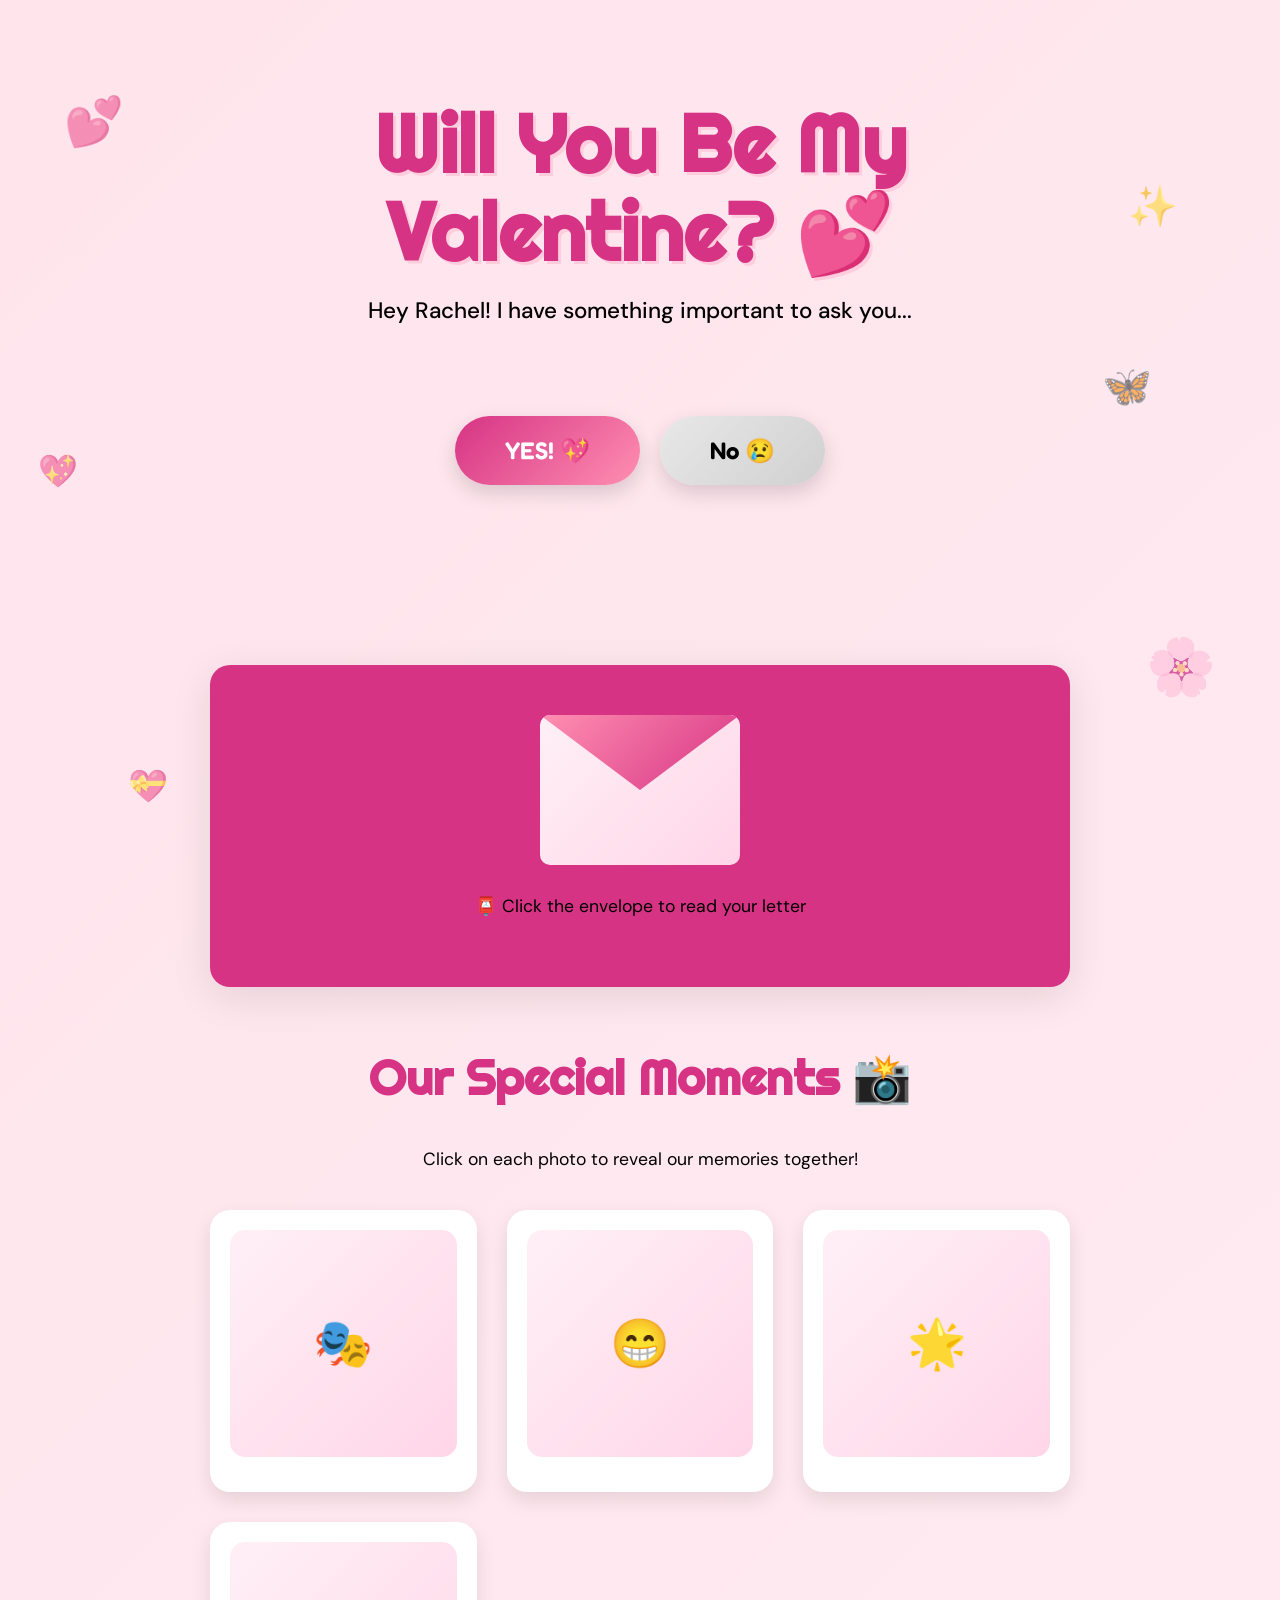
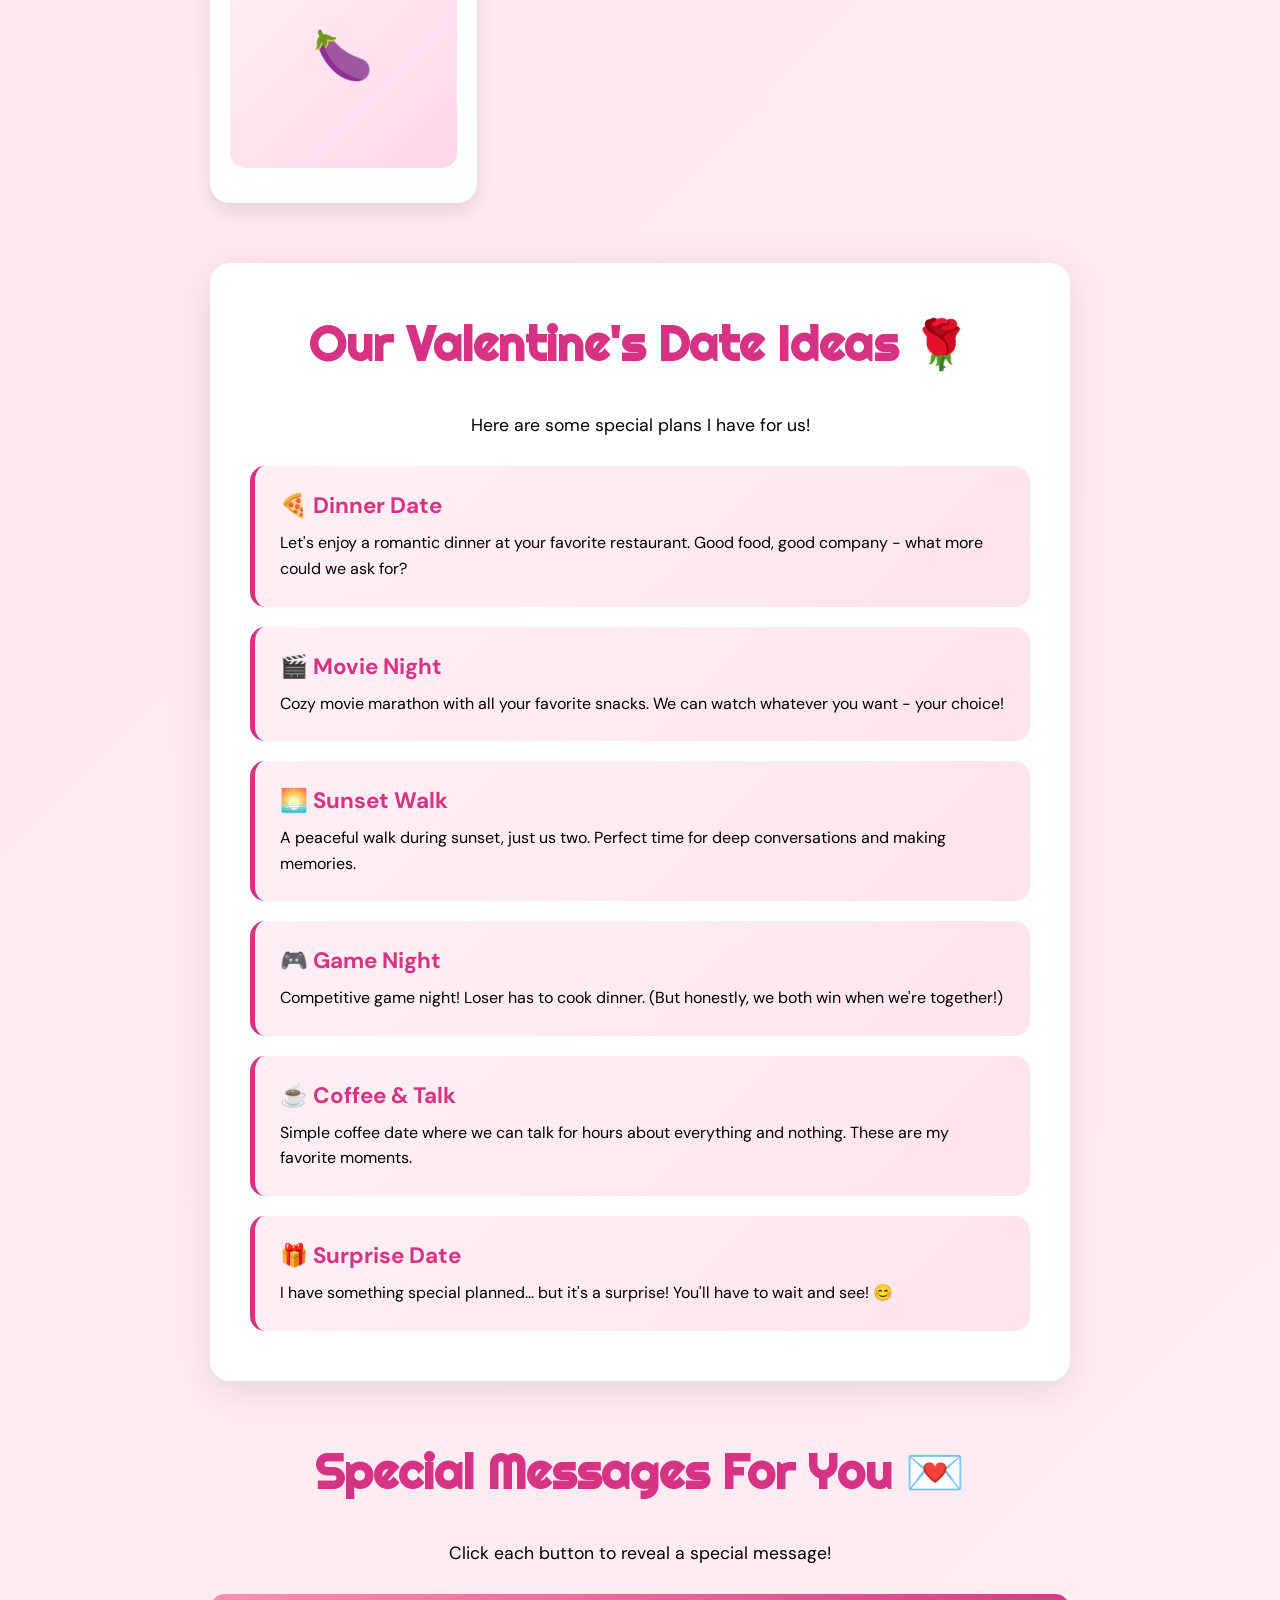
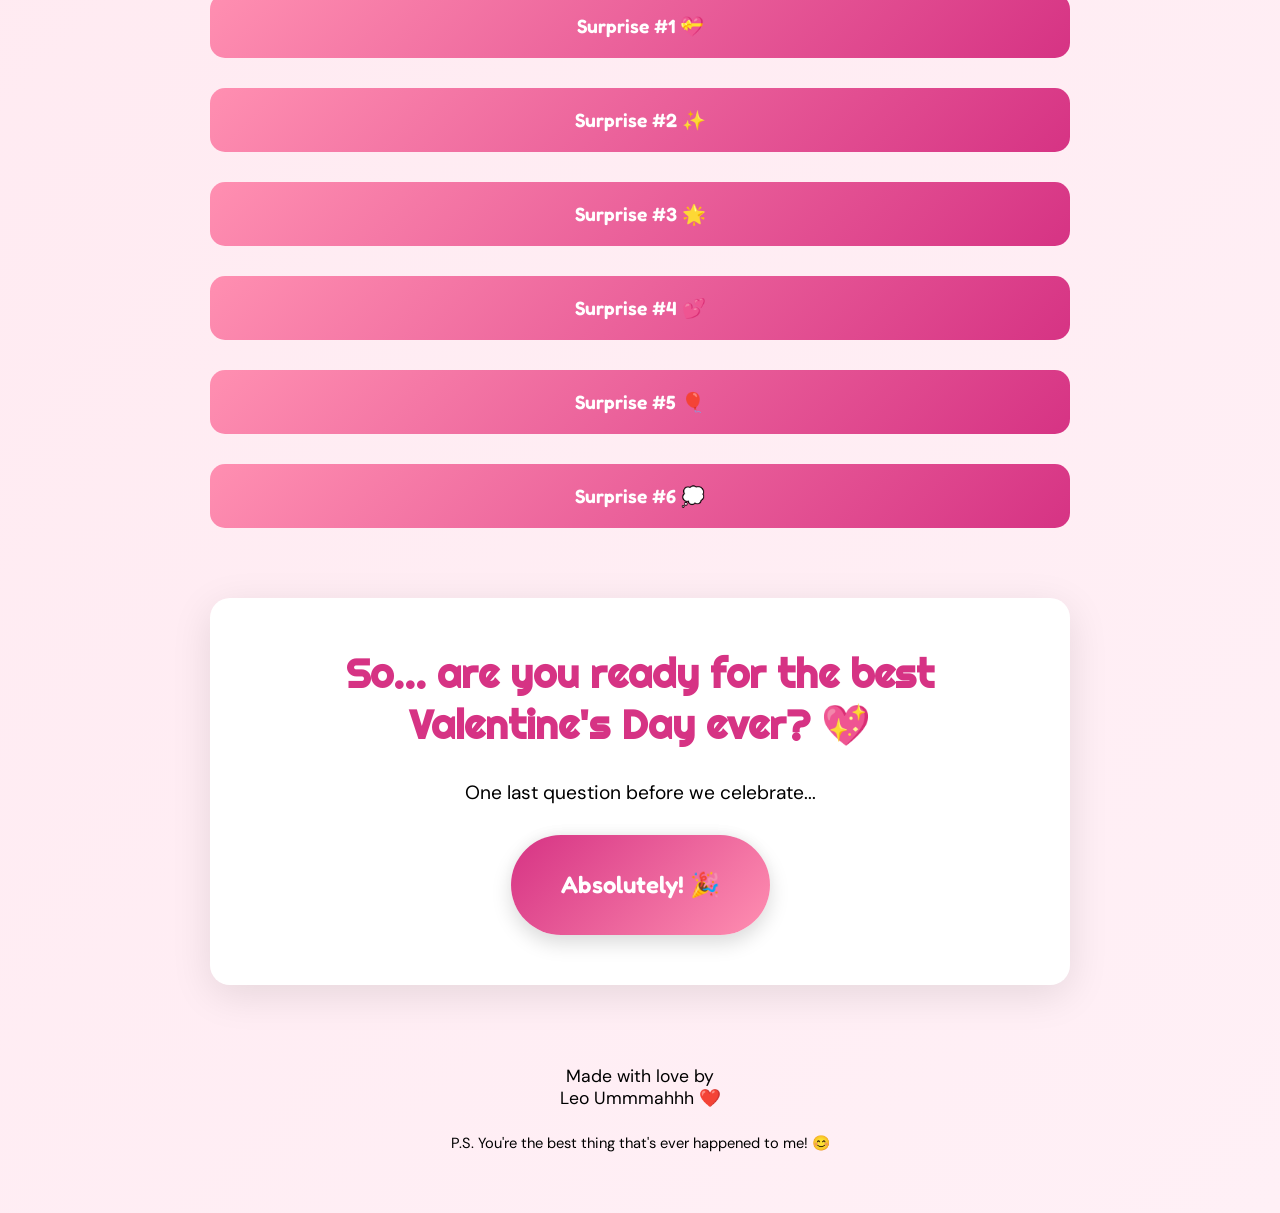
<file: index.html>
<!DOCTYPE html>
<html lang="en">
<head>
    <meta charset="UTF-8">
    <meta name="viewport" content="width=device-width, initial-scale=1.0">
    <title>Be My Valentine? 💕</title>
    <link href="https://fonts.googleapis.com/css2?family=Righteous&family=DM+Sans:wght@400;500;700&family=Fredoka:wght@400;600&display=swap" rel="stylesheet">
    <link rel="stylesheet" href="style.css">
</head>
<body>
    <!-- Floating hearts background -->
    <div class="bg-hearts" id="bgHearts"></div>

    <!-- Cute doodles -->
    <div class="doodle doodle-1">💕</div>
    <div class="doodle doodle-2">✨</div>
    <div class="doodle doodle-3">💖</div>
    <div class="doodle doodle-4">🌸</div>
    <div class="doodle doodle-5">💝</div>
    <div class="doodle doodle-6">🦋</div>

    <div class="container">
        <!-- Hero Section -->
        <section class="hero">
            <h1>Will You Be My Valentine? 💕</h1>
            <p>Hey Rachel! I have something important to ask you...</p>

            <!-- Button Container -->
            <div class="button-container" id="buttonContainer">
                <button class="btn btn-yes" id="yesBtn">YES! 💖</button>
                <button class="btn btn-no" id="noBtn">No 😢</button>
            </div>
        </section>

        <!-- Success Section (Hidden initially) -->
        <section class="success-section" id="successSection">
            <h2>🎉 Yaaay! You said YES! 🎉</h2>
            <p>I'm so happy right now! 😊 You've made my day absolutely perfect!</p>
            <p>Now let me share all the special things I have planned for us... 💕</p>
        </section>

        <!-- Love Letter Section -->
        <section class="love-letter">
            <div class="envelope" id="envelope">
                <div class="envelope-body">
                    <div class="envelope-flap"></div>
                </div>
            </div>
            <p style="text-align: center; color: var(--text); font-size: 1.1rem; margin-bottom: 20px;">
                📮 Click the envelope to read your letter
            </p>
            <div class="letter-content">
                <div class="letter-text">
                    Dear Rachel,
                    <br><br>
                    From the moment I met you, my life became more colorful. Every day with you is a gift, and I can't imagine my world without your smile, your laughter, and your presence.
                    <br><br>
                    You make the ordinary moments extraordinary. Whether we're sharing a meal, watching movies, or just talking about our day, every second with you is precious to me.
                    <br><br>
                    This Valentine's Day, I wanted to do something special to show you just how much you mean to me. You deserve all the love and happiness in the world.
                    <br><br>
                    With all my heart,<br>
                    Abema❤️
                </div>
            </div>
        </section>

        <!-- Photo Gallery Section -->
        <section class="photo-section">
            <h2 class="section-title">Our Special Moments 📸</h2>
            <p style="text-align: center; margin-bottom: 40px; font-size: 1.1rem; color: var(--text);">
                Click on each photo to reveal our memories together!
            </p>

            <div class="photo-grid">
                <div class="photo-card" onclick="revealPhoto(this)">
                    <div class="photo-placeholder">🎭</div>
                    <div class="photo-content">
                        <img src="./w1.jpeg" alt="Memory 1">
                        <div class="photo-caption">
                         first date ❤️
                        </div>
                    </div>
                </div>

                <div class="photo-card" onclick="revealPhoto(this)">
                    <div class="photo-placeholder">😁</div>
                    <div class="photo-content">
                        <img src="./w2.jpeg" alt="Memory 2">
                        <div class="photo-caption">
                            1 year together😘
                        </div>
                    </div>
                </div>

                <div class="photo-card" onclick="revealPhoto(this)">
                    <div class="photo-placeholder">🌟</div>
                    <div class="photo-content">
                        <img src="./w3.jpeg" alt="Memory 3">
                        <div class="photo-caption">
                            yeah, you are short👍
                        </div>
                    </div>
                </div>

                <div class="photo-card" onclick="revealPhoto(this)">
                    <div class="photo-placeholder">🍆</div>
                    <div class="photo-content">
                        <img src="./pics.jpeg" alt="Memory 4">
                        <div class="photo-caption">
                            Best day 💕
                        </div>
                    </div>
                </div>
            </div>
        </section>

        <!-- Date Plans Section -->
        <section class="date-plans">
            <h2 class="section-title">Our Valentine's Date Ideas 🌹</h2>
            <p style="text-align: center; margin-bottom: 20px; font-size: 1.1rem; color: var(--text);">
                Here are some special plans I have for us!
            </p>

            <div class="date-grid">
                <div class="date-item">
                    <h3>🍕 Dinner Date</h3>
                    <p>Let's enjoy a romantic dinner at your favorite restaurant. Good food, good company - what more could we ask for?</p>
                </div>

                <div class="date-item">
                    <h3>🎬 Movie Night</h3>
                    <p>Cozy movie marathon with all your favorite snacks. We can watch whatever you want - your choice!</p>
                </div>

                <div class="date-item">
                    <h3>🌅 Sunset Walk</h3>
                    <p>A peaceful walk during sunset, just us two. Perfect time for deep conversations and making memories.</p>
                </div>

                <div class="date-item">
                    <h3>🎮 Game Night</h3>
                    <p>Competitive game night! Loser has to cook dinner. (But honestly, we both win when we're together!)</p>
                </div>

                <div class="date-item">
                    <h3>☕ Coffee & Talk</h3>
                    <p>Simple coffee date where we can talk for hours about everything and nothing. These are my favorite moments.</p>
                </div>

                <div class="date-item">
                    <h3>🎁 Surprise Date</h3>
                    <p>I have something special planned... but it's a surprise! You'll have to wait and see! 😊</p>
                </div>
            </div>
        </section>

        <!-- Easter Egg Surprises Section -->
        <section class="surprises">
            <h2 class="section-title">Special Messages For You 💌</h2>
            <p style="text-align: center; margin-bottom: 30px; font-size: 1.1rem; color: var(--text);">
                Click each button to reveal a special message!
            </p>

            <div class="surprise-grid">
                <div>
                    <button class="surprise-btn" onclick="toggleSurprise(1)">Surprise #1 💝</button>
                    <div class="surprise-message" id="surprise1">
                        You know what I love most about you? The way you make me smile even on the toughest days. Your positive energy is contagious!
                    </div>
                </div>

                <div>
                    <button class="surprise-btn" onclick="toggleSurprise(2)">Surprise #2 ✨</button>
                    <div class="surprise-message" id="surprise2">
                        Every time I see your name pop up on my phone, my heart skips a beat. You have no idea how much you brighten my day!
                    </div>
                </div>

                <div>
                    <button class="surprise-btn" onclick="toggleSurprise(3)">Surprise #3 🌟</button>
                    <div class="surprise-message" id="surprise3">
                        I appreciate all the little things you do - the way you remember my favorite things, your thoughtful gestures, and how you always know how to make me laugh.
                    </div>
                </div>

                <div>
                    <button class="surprise-btn" onclick="toggleSurprise(4)">Surprise #4 💕</button>
                    <div class="surprise-message" id="surprise4">
                        Being with you feels like home. Comfortable, safe, and filled with warmth. Thank you for being you!
                    </div>
                </div>

                <div>
                    <button class="surprise-btn" onclick="toggleSurprise(5)">Surprise #5 🎈</button>
                    <div class="surprise-message" id="surprise5">
                        I'm so grateful for every moment we spend together. You've made my life infinitely better just by being in it.
                    </div>
                </div>

                <div>
                    <button class="surprise-btn" onclick="toggleSurprise(6)">Surprise #6 💭</button>
                    <div class="surprise-message" id="surprise6">
                        Looking forward to making many more beautiful memories with you. Here's to our future together! 🥂
                    </div>
                </div>
            </div>
        </section>

        <!-- Final Question -->
        <section class="final-question">
            <h2>So... are you ready for the best Valentine's Day ever? 💖</h2>
            <p style="font-size: 1.2rem; margin: 20px 0;">One last question before we celebrate...</p>
            
            <div class="final-btns">
                <button class="btn btn-yes" onclick="showConsequence()">Absolutely! 🎉</button>
                <button class="btn btn-no btn-no-2" id="noBtn2">Maybe not...</button>
            </div>

            <div class="consequence-msg" id="consequenceMsg">
                Perfect! Get ready for an amazing day filled with love, laughter, and unforgettable moments! 🎊💕
            </div>
        </section>

        <!-- Footer -->
        <footer>
            Made with love by<br>
            Leo Ummmahhh <span>❤️</span>
            <br><br>
            <small>P.S. You're the best thing that's ever happened to me! 😊</small>
        </footer>
    </div>

   <script src="script.js"> </script>
</body>
</html>
</file>
<file: style.css>
* {
            margin: 0;
            padding: 0;
            box-sizing: border-box;
        }

        :root {
    --pink: #FFD6E8;        /* soft blush pink */
    --soft-pink: #FFF0F6;   /* very light pastel pink */
    --coral: #FF8FB1;       /* romantic rose */
    --beige: #FFE4EC;       /* soft warm background */
    --soft-red: #D63384;    /* elegant rose red */
    --cream: #FFF8FB;       /* soft creamy white */
    --text: #000000; 
        }

        body {
            font-family: 'DM Sans', sans-serif;
            background: linear-gradient(135deg, var(--beige) 0%, var(--soft-pink) 100%);
            color: var(--text);
            overflow-x: hidden;
            position: relative;
        }

        /* Floating hearts background */
        .bg-hearts {
            position: fixed;
            top: 0;
            left: 0;
            width: 100%;
            height: 100%;
            pointer-events: none;
            z-index: 1;
            overflow: hidden;
        }
        
        .photo-card {
  touch-action: manipulation;
}


@media (max-width: 600px) {
  p {
    font-size: 1.05rem;
    line-height: 1.7;
  }

  .letter-text {
    font-size: 1rem;
  }
}


        @media (max-width: 600px) {
  .doodle {
    display: none;
  }

  .heart-float {
    font-size: 16px;
  }
}



        @media (max-width: 600px) {
  .btn {
    width: 100%;
    max-width: 320px;
    font-size: 1.2rem;
    padding: 18px 24px;
  }

  .button-container,
  .final-btns {
    flex-direction: column;
    gap: 15px;
  }
}


        .heart-float {
            position: absolute;
            font-size: 20px;
            animation: float-up 15s infinite;
            opacity: 0;
        }

        @keyframes float-up {
            0% {
                transform: translateY(100vh) rotate(0deg);
                opacity: 0;
            }
            10% {
                opacity: 0.6;
            }
            90% {
                opacity: 0.6;
            }
            100% {
                transform: translateY(-100vh) rotate(360deg);
                opacity: 0;
            }
        }

        /* Cute doodles */
        .doodle {
            position: fixed;
            pointer-events: none;
            z-index: 1;
            opacity: 0.6;
            animation: float 6s ease-in-out infinite;
        }

        @keyframes float {
            0%, 100% { transform: translateY(0px) rotate(0deg); }
            50% { transform: translateY(-20px) rotate(5deg); }
        }

        .doodle-1 { top: 10%; left: 5%; font-size: 3rem; animation-delay: 0s; }
        .doodle-2 { top: 20%; right: 8%; font-size: 2.5rem; animation-delay: 1s; }
        .doodle-3 { top: 50%; left: 3%; font-size: 2rem; animation-delay: 2s; }
        .doodle-4 { top: 70%; right: 5%; font-size: 3.5rem; animation-delay: 1.5s; }
        .doodle-5 { top: 85%; left: 10%; font-size: 2rem; animation-delay: 0.5s; }
        .doodle-6 { top: 40%; right: 10%; font-size: 2.5rem; animation-delay: 2.5s; }

        .container {
            max-width: 900px;
            margin: 0 auto;
            padding: 20px;
            position: relative;
            z-index: 2;
        }

        /* Hero Section */
        .hero {
            text-align: center;
            padding: 80px 20px 60px;
            animation: fadeInDown 1s ease-out;
        }

        @keyframes fadeInDown {
            from {
                opacity: 0;
                transform: translateY(-30px);
            }
            to {
                opacity: 1;
                transform: translateY(0);
            }
        }

        .hero h1 {
            font-family: 'Righteous', cursive;
            font-size: clamp(2.5rem, 8vw, 5rem);
            color: var(--soft-red);
            margin-bottom: 20px;
            text-shadow: 3px 3px 0px rgba(255, 107, 157, 0.2);
            line-height: 1.1;
            animation: bounce 2s ease-in-out infinite;
        }

        @keyframes bounce {
            0%, 100% {
                transform: translateY(0);
            }
            50% {
                transform: translateY(-10px);
            }
        }

        .hero p {
            font-size: clamp(1rem, 3vw, 1.4rem);
            color: var(--text);
            font-weight: 500;
            margin-bottom: 50px;
            animation: fadeIn 1s ease-out 0.3s both;
        }

        @keyframes fadeIn {
            from {
                opacity: 0;
            }
            to {
                opacity: 1;
            }
        }

        /* Button Container */
        .button-container {
            display: flex;
            gap: 20px;
            justify-content: center;
            align-items: center;
            flex-wrap: wrap;
            margin: 40px 0;
            position: relative;
            min-height: 150px;
        }

        .btn {
            font-family: 'Fredoka', sans-serif;
            font-size: 1.5rem;
            padding: 20px 50px;
            border: none;
            border-radius: 50px;
            cursor: pointer;
            font-weight: 600;
            transition: all 0.5s ease;
            box-shadow: 0 8px 20px rgba(0, 0, 0, 0.15);
            position: relative;
        }

        .btn-yes {
            background: linear-gradient(135deg, var(--soft-red) 0%, var(--coral) 100%);
            color: white;
            animation: pulse 2s ease-in-out infinite;
            z-index: 10;
        }

        @keyframes pulse {
            0%, 100% {
                transform: scale(1);
            }
            50% {
                transform: scale(1.05);
            }
        }

        .btn-yes:hover {
            box-shadow: 0 12px 30px rgb(205, 59, 183);
        }

        .btn-yes.growing {
            animation: none !important;
        }

        .btn-no {
            background: linear-gradient(135deg, #E8E8E8 0%, #D0D0D0 100%);
            color: var(--text);
            transition: all 0.2s ease;
            position: relative;
        }

        .btn-no:hover {
            transform: scale(0.95);
        }

        .btn-no.running {
            position: absolute !important;
        }

        /* Success Section */
        .success-section {
            display: none;
            text-align: center;
            padding: 60px 20px;
            animation: zoomIn 0.5s ease-out;
        }

        @keyframes zoomIn {
            from {
                opacity: 0;
                transform: scale(0.8);
            }
            to {
                opacity: 1;
                transform: scale(1);
            }
        }

        .success-section.show {
            display: block;
        }

        .success-section h2 {
            font-family: 'Righteous', cursive;
            font-size: clamp(2rem, 6vw, 3.5rem);
            color: var(--soft-red);
            margin-bottom: 30px;
        }

        .success-section p {
            font-size: 1.3rem;
            margin-bottom: 40px;
            line-height: 1.6;
        }

        /* Confetti */
        .confetti {
            position: fixed;
            width: 10px;
            height: 10px;
            background: #FFB3D9;
            animation: confetti-fall 3s linear forwards;
            z-index: 1000;
        }

        @keyframes confetti-fall {
            to {
                transform: translateY(100vh) rotate(360deg);
                opacity: 0;
            }
        }

        /* Love Letter Section */
        .love-letter {
            background: #d63384;
            border-radius: 20px;
            padding: 50px 40px;
            margin: 40px 0;
            box-shadow: 0 10px 40px rgba(0, 0, 0, 0.1);
            position: relative;
        }

        .envelope {
            width: 200px;
            height: 150px;
            margin: 0 auto 30px;
            position: relative;
            cursor: pointer;
            transition: transform 0.3s ease;
        }

        .envelope:hover {
            transform: scale(1.05);
        }

        .envelope-body {
            width: 100%;
            height: 100%;
            background: linear-gradient(135deg, var(--soft-pink) 0%, var(--pink) 100%);
            border-radius: 10px;
            position: relative;
            overflow: hidden;
        }

        .envelope-flap {
            position: absolute;
            top: 0;
            left: 0;
            width: 100%;
            height: 50%;
            background: linear-gradient(135deg, var(--coral) 0%, var(--soft-red) 100%);
            transform-origin: top;
            transition: transform 0.5s ease;
            clip-path: polygon(0 0, 100% 0, 50% 100%);
        }

        .envelope.open .envelope-flap {
            transform: rotateX(180deg);
        }

        .letter-content {
            max-height: 0;
            overflow: hidden;
            transition: max-height 0.5s ease;
            margin-top: 20px;
        }

        .envelope.open ~ .letter-content {
            max-height: 2000px;
        }

        .letter-text {
            font-size: 1.1rem;
            line-height: 1.8;
            color: var(--text);
            font-style: italic;
            padding: 20px;
            background: var(--cream);
            border-radius: 10px;
            margin-top: 20px;
        }

        /* Photo Gallery */
        .photo-section {
            margin: 60px 0;
        }

        .section-title {
            font-family: 'Righteous', cursive;
            font-size: clamp(2rem, 5vw, 3rem);
            color: var(--soft-red);
            text-align: center;
            margin-bottom: 40px;
        }

        .photo-grid {
            display: grid;
            grid-template-columns: repeat(auto-fit, minmax(250px, 1fr));
            gap: 30px;
            margin-bottom: 40px;
        }

        .photo-card {
            background: white;
            border-radius: 20px;
            padding: 20px;
            box-shadow: 0 8px 20px rgba(0, 0, 0, 0.1);
            transition: transform 0.3s ease;
            cursor: pointer;
            position: relative;
            overflow: hidden;
        }

        .photo-card:hover {
            transform: translateY(-5px);
            box-shadow: 0 12px 30px rgba(0, 0, 0, 0.15);
        }

        .photo-placeholder {
            background: linear-gradient(135deg, var(--soft-pink) 0%, var(--pink) 100%);
            border-radius: 15px;
            aspect-ratio: 1;
            display: flex;
            align-items: center;
            justify-content: center;
            font-size: 3rem;
            margin-bottom: 15px;
        }

        .photo-content {
            display: none;
            animation: fadeIn 0.5s ease-out;
        }

        .photo-content.revealed {
            display: block;
        }

        .photo-content img {
            width: 100%;
            border-radius: 15px;
            margin-bottom: 15px;
        }

        .photo-caption {
            text-align: center;
            color: var(--text);
            font-weight: 500;
            font-size: 1rem;
            line-height: 1.5;
        }

        /* Date Plans */
        .date-plans {
            background: white;
            border-radius: 20px;
            padding: 50px 40px;
            margin: 40px 0;
            box-shadow: 0 10px 40px rgba(0, 0, 0, 0.1);
        }

        .date-grid {
            display: grid;
            gap: 20px;
            margin-top: 30px;
        }

        .date-item {
            background: linear-gradient(135deg, var(--soft-pink) 0%, var(--beige) 100%);
            padding: 25px;
            border-radius: 15px;
            border-left: 5px solid var(--soft-red);
            transition: all 0.3s ease;
            cursor: pointer;
        }

        .date-item:hover {
            transform: translateX(10px);
            box-shadow: 0 5px 15px rgba(0, 0, 0, 0.1);
        }

        .date-item h3 {
            color: var(--soft-red);
            margin-bottom: 10px;
            font-size: 1.4rem;
        }

        .date-item p {
            color: var(--text);
            line-height: 1.6;
        }

        /* Surprises Section */
        .surprises {
            margin: 60px 0;
        }

        .surprise-grid {
            display: grid;
            gap: 20px;
        }

        .surprise-btn {
            background: linear-gradient(135deg, var(--coral) 0%, var(--soft-red) 100%);
            color: white;
            border: none;
            padding: 20px;
            border-radius: 15px;
            font-size: 1.2rem;
            font-weight: 600;
            cursor: pointer;
            transition: all 0.3s ease;
            width: 100%;
            font-family: 'Fredoka', sans-serif;
        }

        .surprise-btn:hover {
            transform: scale(1.02);
            box-shadow: 0 8px 20px rgba(255, 107, 157, 0.3);
        }

        .surprise-message {
            max-height: 0;
            overflow: hidden;
            background: var(--cream);
            border-radius: 15px;
            padding: 0 25px;
            margin-top: 10px;
            transition: all 0.5s ease;
            color: var(--text);
            font-size: 1.1rem;
            line-height: 1.8;
        }

        .surprise-message.show {
            max-height: 500px;
            padding: 25px;
            margin-top: 15px;
        }

        /* Final Question Section */
        .final-question {
            background: white;
            border-radius: 20px;
            padding: 50px 40px;
            margin: 40px 0;
            box-shadow: 0 10px 40px rgba(0, 0, 0, 0.1);
            text-align: center;
        }

        .final-question h2 {
            font-family: 'Righteous', cursive;
            font-size: clamp(1.8rem, 5vw, 2.5rem);
            color: var(--soft-red);
            margin-bottom: 30px;
        }

        .final-btns {
            display: flex;
            gap: 20px;
            justify-content: center;
            flex-wrap: wrap;
            margin-top: 30px;
            position: relative;
            min-height: 100px;
        }

        .btn-no-2 {
            background: linear-gradient(135deg, #E8E8E8 0%, #D0D0D0 100%);
            color: var(--text);
            transition: all 0.2s ease;
            position: absolute;
            left: 50%;
            transform: translateX(-50%);
        }

        .consequence-msg {
            display: none;
            background: linear-gradient(135deg, var(--soft-red) 0%, var(--coral) 100%);
            color: white;
            padding: 30px;
            border-radius: 15px;
            font-size: 1.3rem;
            font-weight: 600;
            margin-top: 20px;
        }

        @keyframes bounceIn {
            0% {
                transform: scale(0);
            }
            50% {
                transform: scale(1.1);
            }
            100% {
                transform: scale(1);
            }
        }

        /* Footer */
        footer {
            text-align: center;
            padding: 40px 20px;
            color: var(--text);
            font-size: 1.1rem;
        }

        footer span {
            display: inline-block;
            animation: pulse 1.5s ease-in-out infinite;
        }

        /* Responsive adjustments */
        @media (max-width: 768px) {
            .hero h1 {
                font-size: 2.5rem;
            }
            
            .btn {
                font-size: 1.2rem;
                padding: 15px 35px;
            }
            
            .photo-grid {
                grid-template-columns: 1fr;
            }
            
            .love-letter,
            .date-plans,
            .final-question {
                padding: 30px 20px;
            }
        }
</file>
